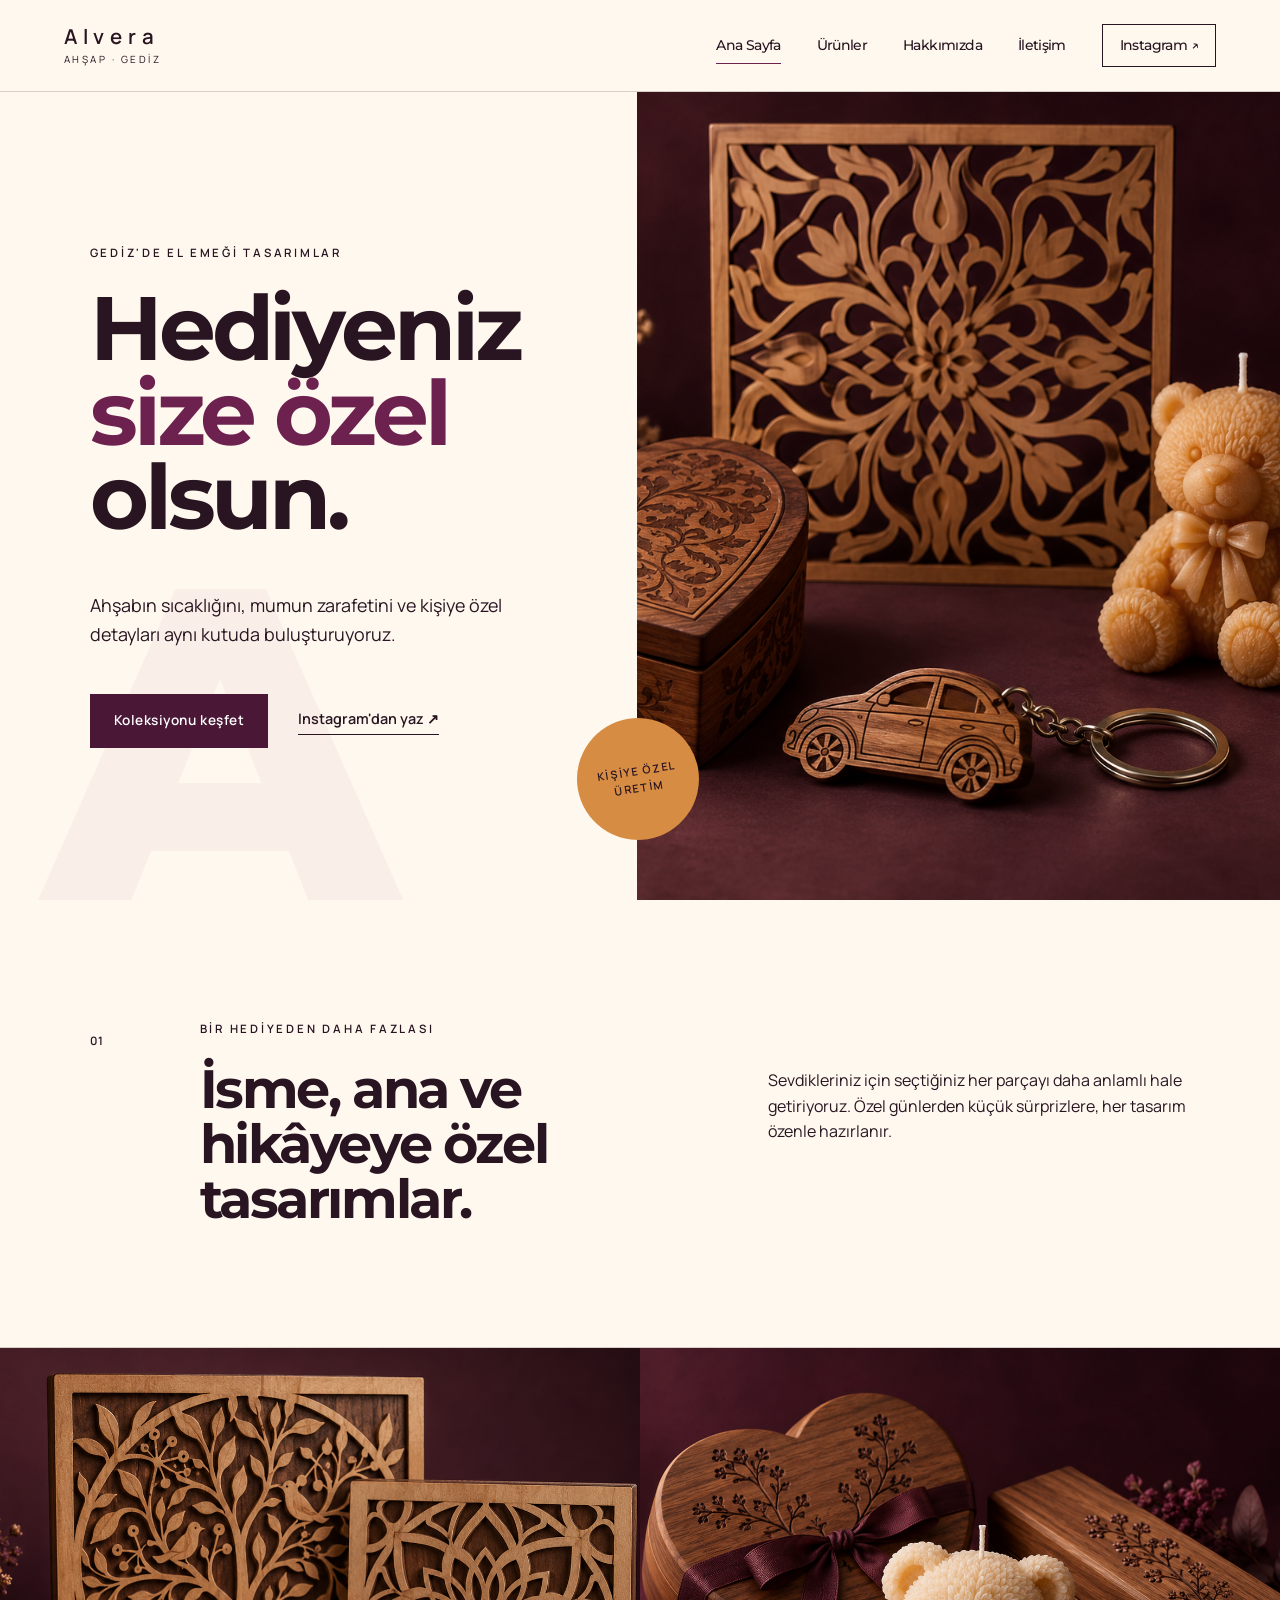
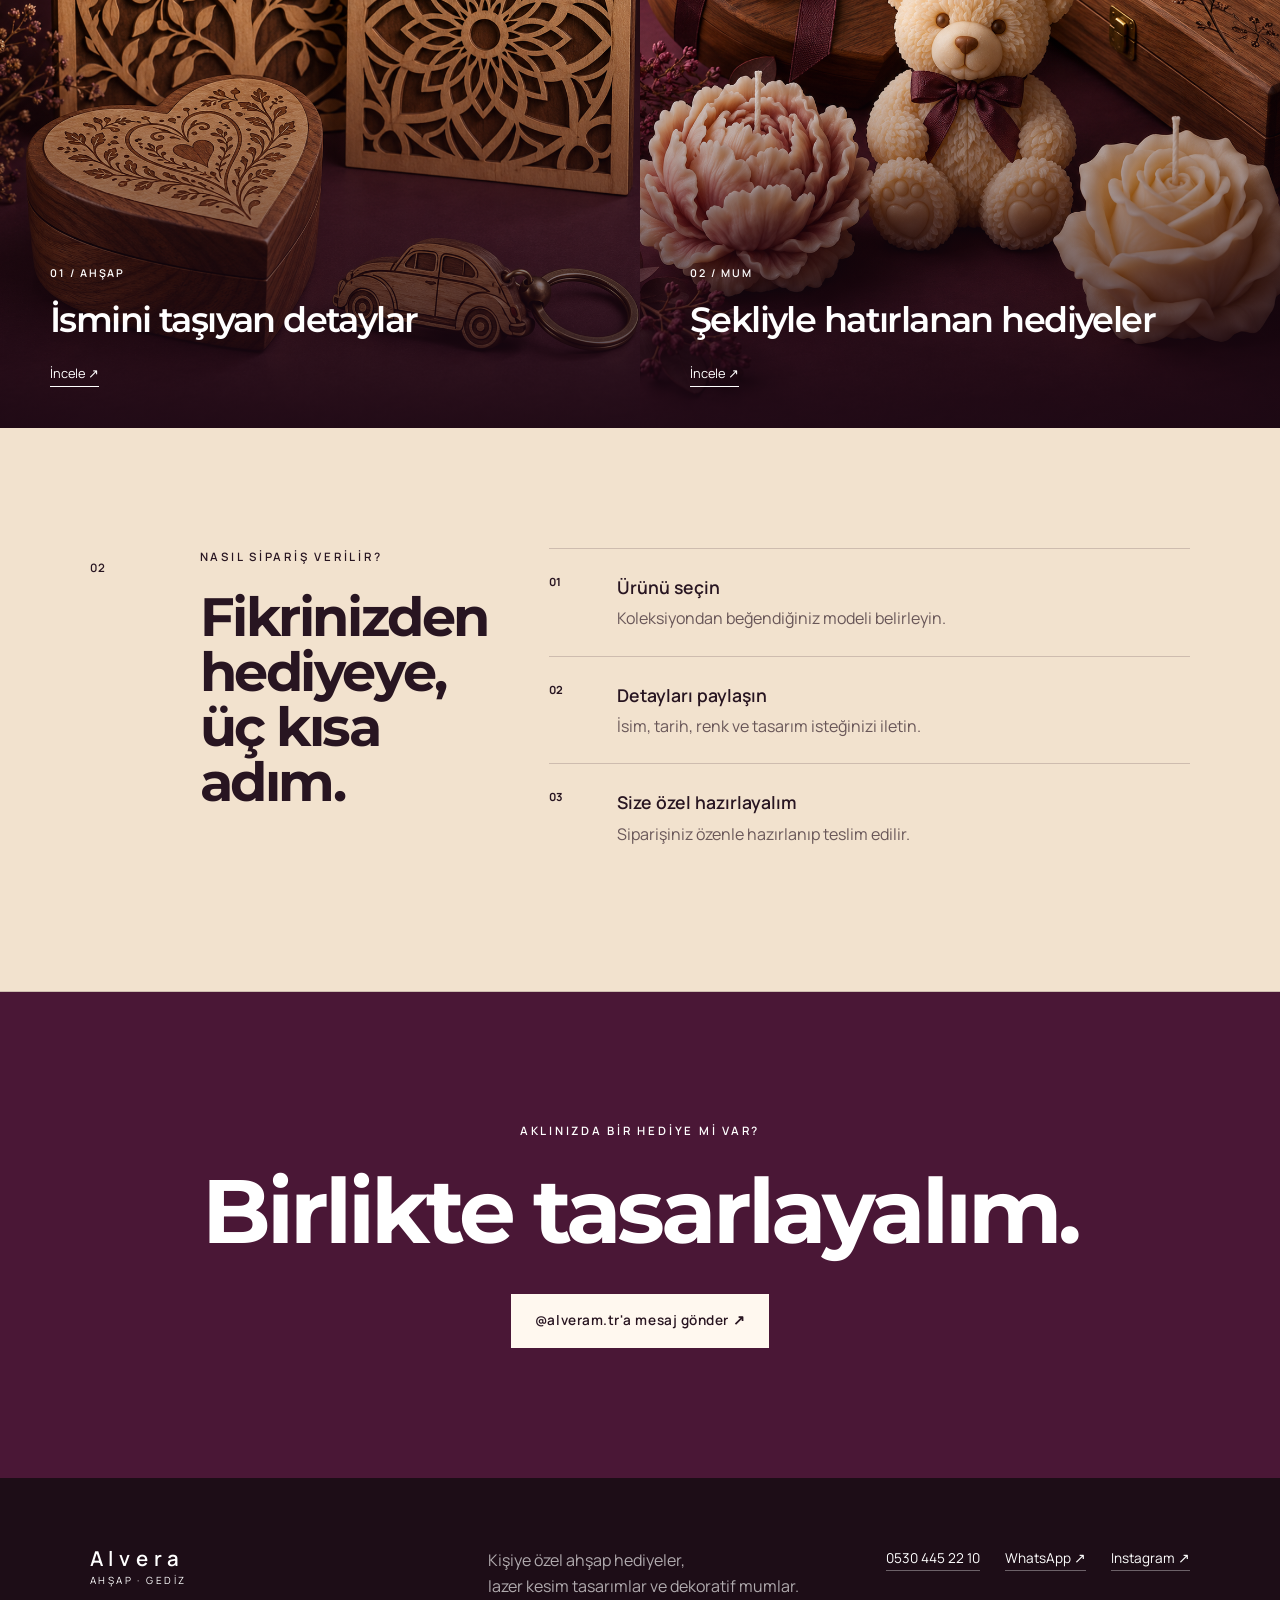
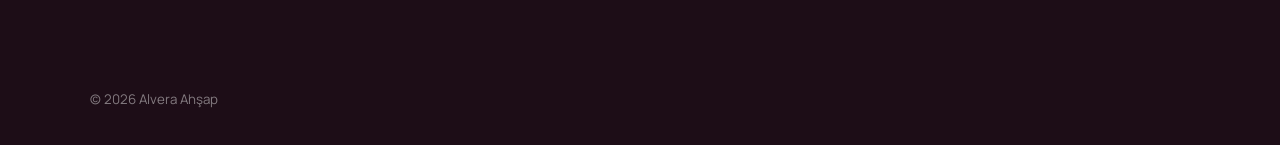
<file: index.html>
<!doctype html>
<html lang="tr"><head><meta charset="UTF-8"><meta name="viewport" content="width=device-width,initial-scale=1"><title>Alvera | Kişiye Özel Hediye, Takı ve Tasarım – Gediz</title><meta name="description" content="Alvera; Gediz ve Kütahya’da kişiye özel hediye, takı, ahşap tasarım, lazer kesim, dekoratif mum ve özel gün hediyeleri sunar."><meta name="keywords" content="Alvera, Alvera hediye, Alvera takı, Alvera Gediz, Alvera Kütahya, kişiye özel hediye, hediyelik eşya, takı, ahşap hediye, lazer kesim, dekoratif mum, kişiye özel tasarım"><meta name="robots" content="index, follow"><meta name="author" content="Alvera"><meta property="og:type" content="website"><meta property="og:locale" content="tr_TR"><meta property="og:site_name" content="Alvera"><meta property="og:title" content="Alvera | Kişiye Özel Hediye, Takı ve Tasarım – Gediz"><meta property="og:description" content="Alvera; Gediz ve Kütahya’da kişiye özel hediye, takı, ahşap tasarım, lazer kesim, dekoratif mum ve özel gün hediyeleri sunar."><meta name="twitter:card" content="summary_large_image"><meta name="twitter:title" content="Alvera | Kişiye Özel Hediye, Takı ve Tasarım – Gediz"><meta name="twitter:description" content="Alvera; Gediz ve Kütahya’da kişiye özel hediye, takı, ahşap tasarım, lazer kesim, dekoratif mum ve özel gün hediyeleri sunar."><link rel="icon" href="assets/favicon.svg"><link rel="stylesheet" href="assets/style.css"></head>
<body><div id="site-header"></div><main><section class="hero"><div class="hero-copy"><p class="eyebrow">GEDİZ'DE EL EMEĞİ TASARIMLAR</p><h1>Hediyeniz<br><em>size özel</em> olsun.</h1><p>Ahşabın sıcaklığını, mumun zarafetini ve kişiye özel detayları aynı kutuda buluşturuyoruz.</p><div class="hero-actions"><a class="button primary" href="urunler.html">Koleksiyonu keşfet</a><a class="text-link" href="https://www.instagram.com/alveram.tr/" target="_blank" rel="noopener">Instagram'dan yaz <span>↗</span></a></div></div><div class="hero-visual"><img src="assets/hero.jpg" alt="Alvera Ahşap kişiye özel hediye koleksiyonu"><span class="stamp">KİŞİYE ÖZEL<br>ÜRETİM</span></div></section><section class="intro"><p class="section-no">01</p><div><p class="eyebrow">BİR HEDİYEDEN DAHA FAZLASI</p><h2>İsme, ana ve hikâyeye özel tasarımlar.</h2></div><p>Sevdikleriniz için seçtiğiniz her parçayı daha anlamlı hale getiriyoruz. Özel günlerden küçük sürprizlere, her tasarım özenle hazırlanır.</p></section><section class="featured"><article class="feature-card wood"><img src="assets/wood.jpg" alt="Ahşap anahtarlık ve lazer kesim hediye tasarımları"><div><span>01 / AHŞAP</span><h3>İsmini taşıyan detaylar</h3><a href="urunler.html#ahsap">İncele ↗</a></div></article><article class="feature-card candle"><img src="assets/candles.jpg" alt="Ayıcık ve çiçek biçimli dekoratif mumlar"><div><span>02 / MUM</span><h3>Şekliyle hatırlanan hediyeler</h3><a href="urunler.html#mum">İncele ↗</a></div></article></section><section class="process"><p class="section-no">02</p><div><p class="eyebrow">NASIL SİPARİŞ VERİLİR?</p><h2>Fikrinizden hediyeye, üç kısa adım.</h2></div><ol><li><b>01</b><span>Ürünü seçin</span><p>Koleksiyondan beğendiğiniz modeli belirleyin.</p></li><li><b>02</b><span>Detayları paylaşın</span><p>İsim, tarih, renk ve tasarım isteğinizi iletin.</p></li><li><b>03</b><span>Size özel hazırlayalım</span><p>Siparişiniz özenle hazırlanıp teslim edilir.</p></li></ol></section><section class="cta"><p class="eyebrow">AKLINIZDA BİR HEDİYE Mİ VAR?</p><h2>Birlikte tasarlayalım.</h2><a class="button light" href="https://www.instagram.com/alveram.tr/" target="_blank" rel="noopener">@alveram.tr'a mesaj gönder ↗</a></section></main><div id="site-footer"></div><script src="assets/app.js"></script></body></html>
</file>
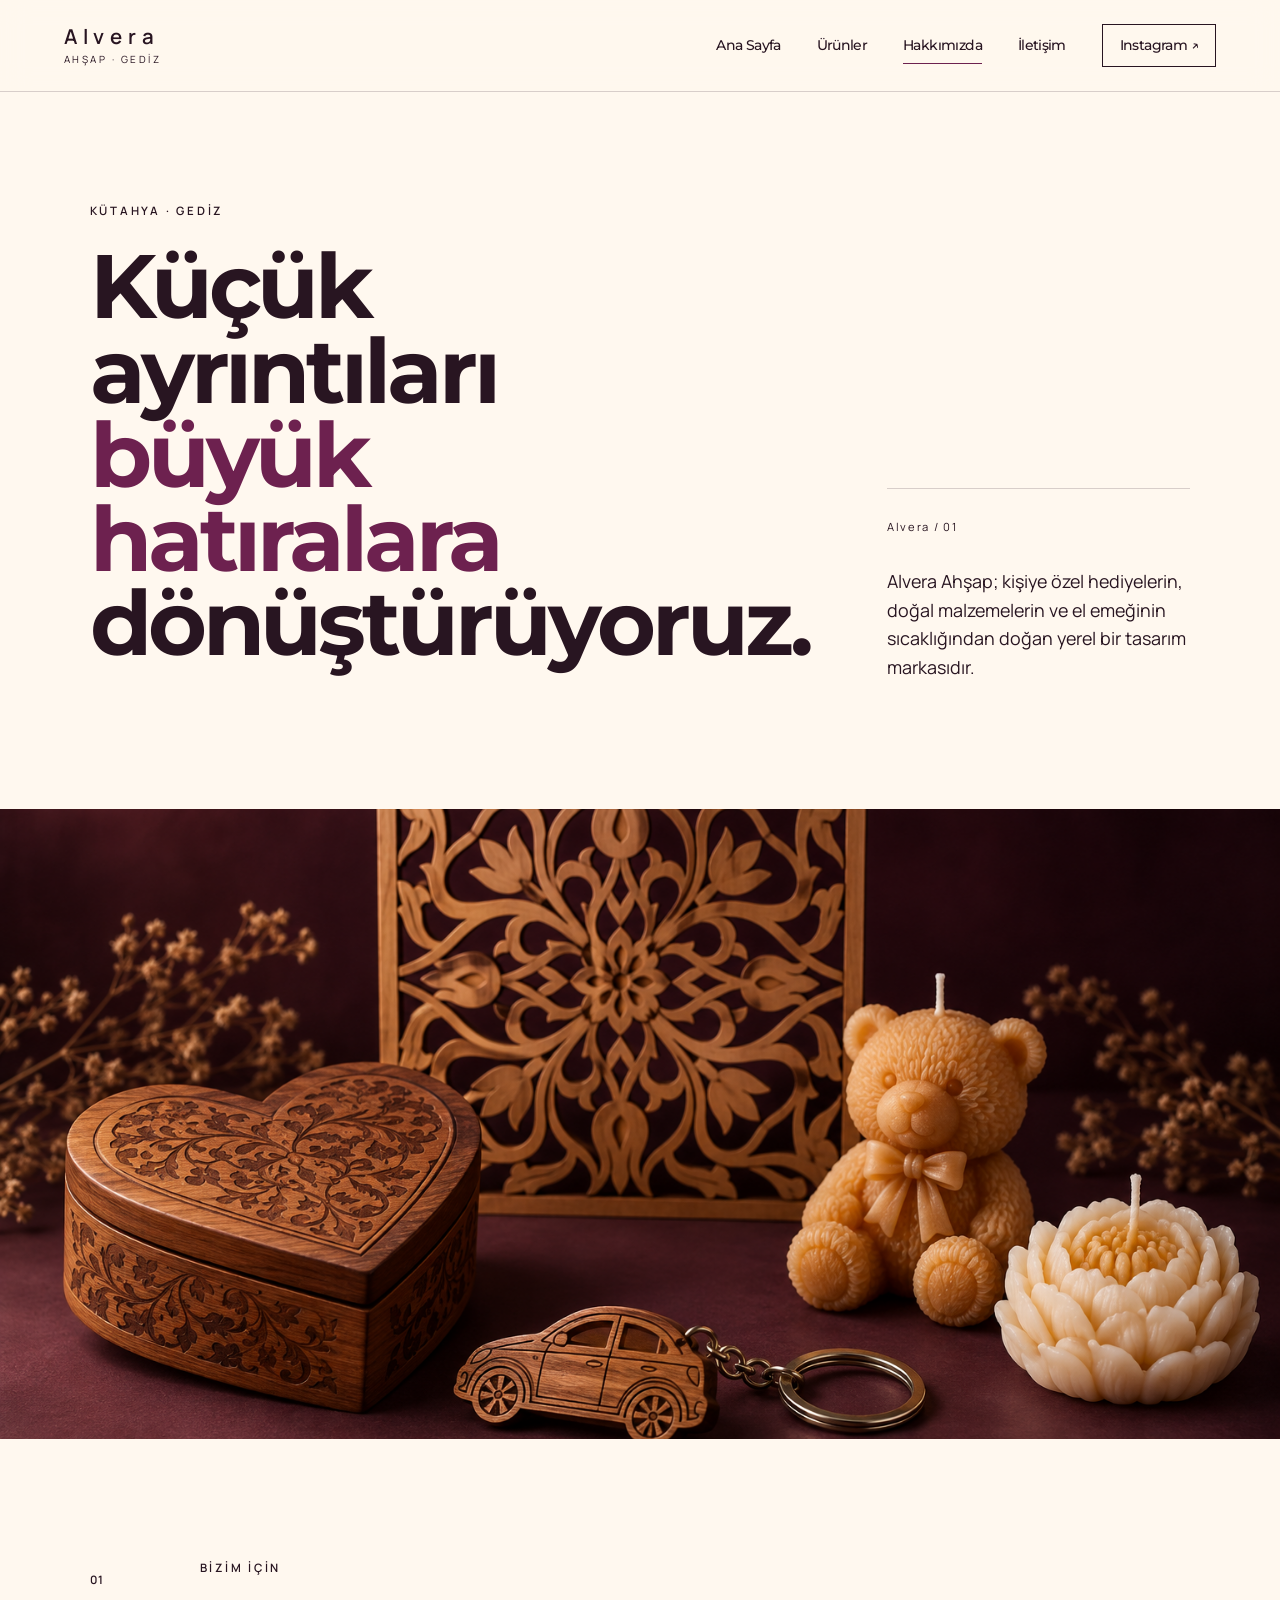
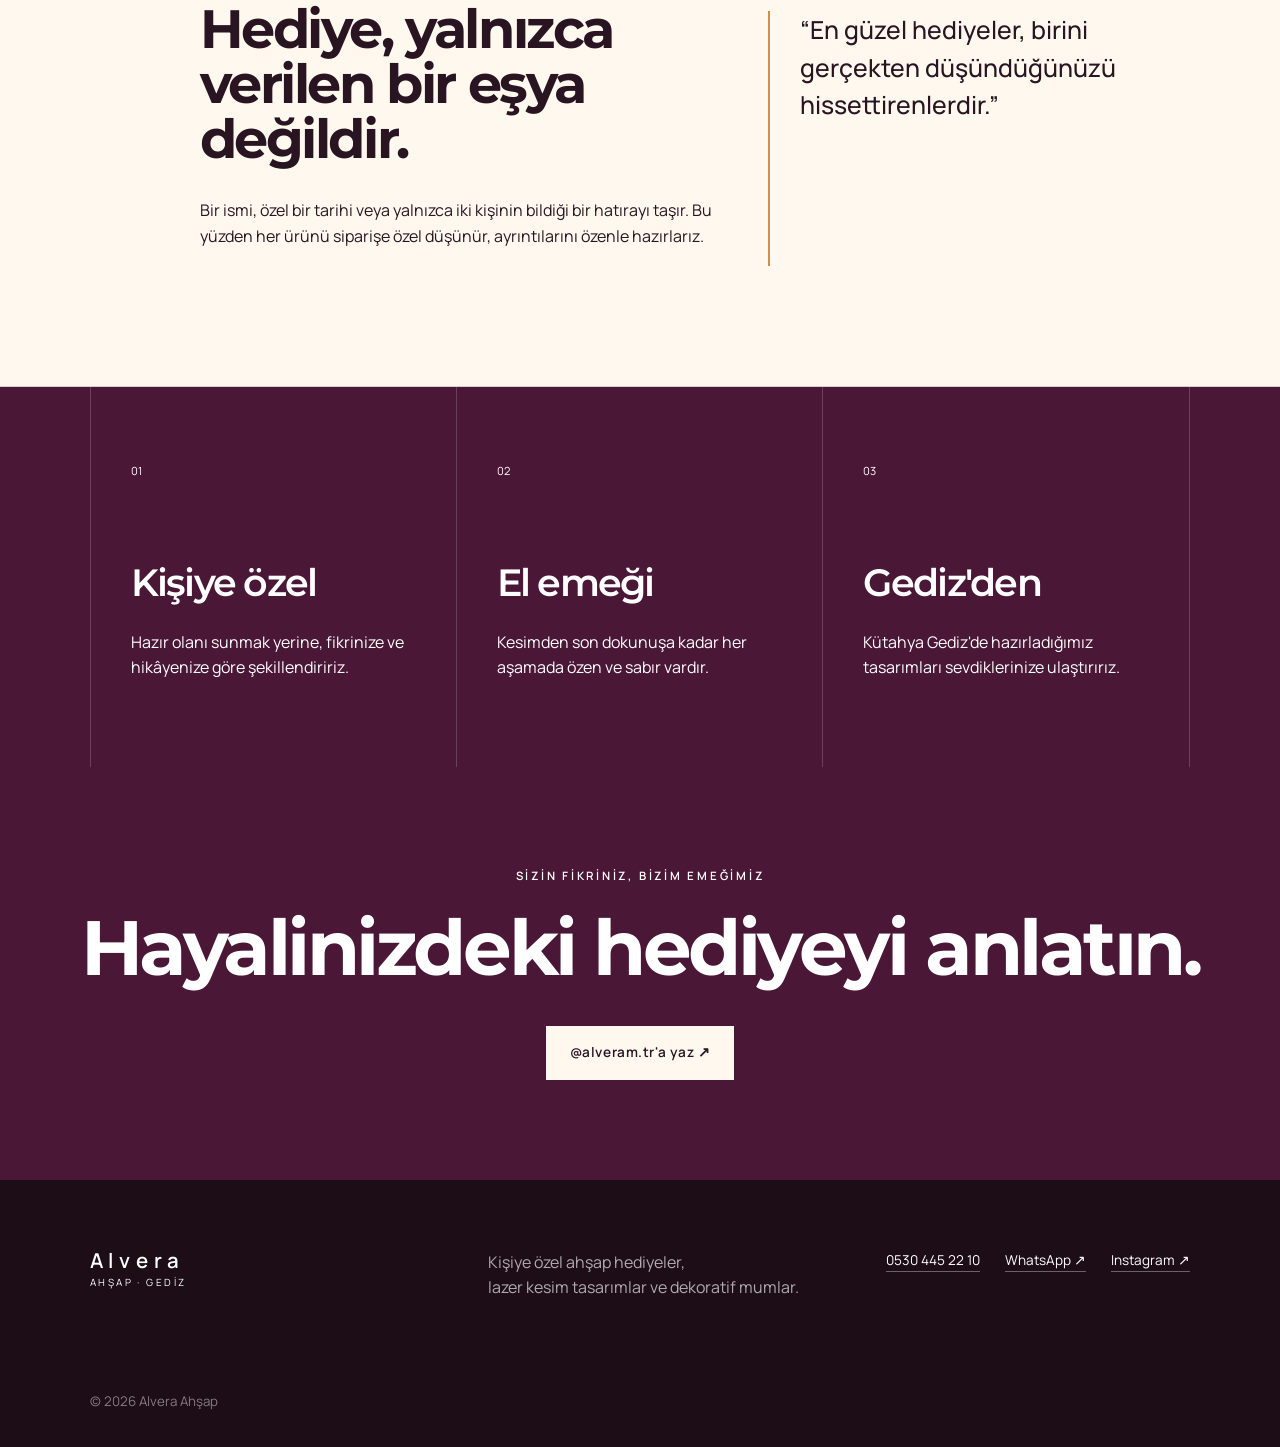
<file: hakkimizda.html>
<!doctype html>
<html lang="tr"><head><meta charset="UTF-8"><meta name="viewport" content="width=device-width,initial-scale=1"><title>Alvera Hakkımızda | Kişiye Özel Hediye ve Tasarım – Gediz</title><meta name="description" content="Alvera; Gediz, Kütahya’da kişiye özel hediye, takı, ahşap tasarım, lazer kesim ve dekoratif ürünler hazırlayan yerel tasarım markasıdır."><meta name="keywords" content="Alvera, Alvera hediye, Alvera takı, Alvera Gediz, Alvera Kütahya, kişiye özel hediye, hediyelik eşya, takı, ahşap hediye, lazer kesim, dekoratif mum, kişiye özel tasarım"><meta name="robots" content="index, follow"><meta name="author" content="Alvera"><meta property="og:type" content="website"><meta property="og:locale" content="tr_TR"><meta property="og:site_name" content="Alvera"><meta property="og:title" content="Alvera Hakkımızda | Kişiye Özel Hediye ve Tasarım – Gediz"><meta property="og:description" content="Alvera; Gediz, Kütahya’da kişiye özel hediye, takı, ahşap tasarım, lazer kesim ve dekoratif ürünler hazırlayan yerel tasarım markasıdır."><meta name="twitter:card" content="summary_large_image"><meta name="twitter:title" content="Alvera Hakkımızda | Kişiye Özel Hediye ve Tasarım – Gediz"><meta name="twitter:description" content="Alvera; Gediz, Kütahya’da kişiye özel hediye, takı, ahşap tasarım, lazer kesim ve dekoratif ürünler hazırlayan yerel tasarım markasıdır."><link rel="icon" href="assets/favicon.svg"><link rel="stylesheet" href="assets/style.css"></head>
<body><div id="site-header"></div><main class="page"><section class="about-hero"><div><p class="eyebrow">KÜTAHYA · GEDİZ</p><h1>Küçük ayrıntıları<br><em>büyük hatıralara</em><br>dönüştürüyoruz.</h1></div><div class="about-note"><span>Alvera / 01</span><p>Alvera Ahşap; kişiye özel hediyelerin, doğal malzemelerin ve el emeğinin sıcaklığından doğan yerel bir tasarım markasıdır.</p></div></section><section class="about-image"><img src="assets/hero.jpg" alt="Alvera Ahşap el emeği hediye koleksiyonu"></section><section class="manifesto"><p class="section-no">01</p><div><p class="eyebrow">BİZİM İÇİN</p><h2>Hediye, yalnızca verilen bir eşya değildir.</h2><p>Bir ismi, özel bir tarihi veya yalnızca iki kişinin bildiği bir hatırayı taşır. Bu yüzden her ürünü siparişe özel düşünür, ayrıntılarını özenle hazırlarız.</p></div><blockquote>“En güzel hediyeler, birini gerçekten düşündüğünüzü hissettirenlerdir.”</blockquote></section><section class="values"><article><span>01</span><h3>Kişiye özel</h3><p>Hazır olanı sunmak yerine, fikrinize ve hikâyenize göre şekillendiririz.</p></article><article><span>02</span><h3>El emeği</h3><p>Kesimden son dokunuşa kadar her aşamada özen ve sabır vardır.</p></article><article><span>03</span><h3>Gediz'den</h3><p>Kütahya Gediz'de hazırladığımız tasarımları sevdiklerinize ulaştırırız.</p></article></section><section class="cta compact"><p class="eyebrow">SİZİN FİKRİNİZ, BİZİM EMEĞİMİZ</p><h2>Hayalinizdeki hediyeyi anlatın.</h2><a class="button light" href="https://www.instagram.com/alveram.tr/" target="_blank" rel="noopener">@alveram.tr'a yaz ↗</a></section></main><div id="site-footer"></div><script src="assets/app.js"></script></body></html>
</file>
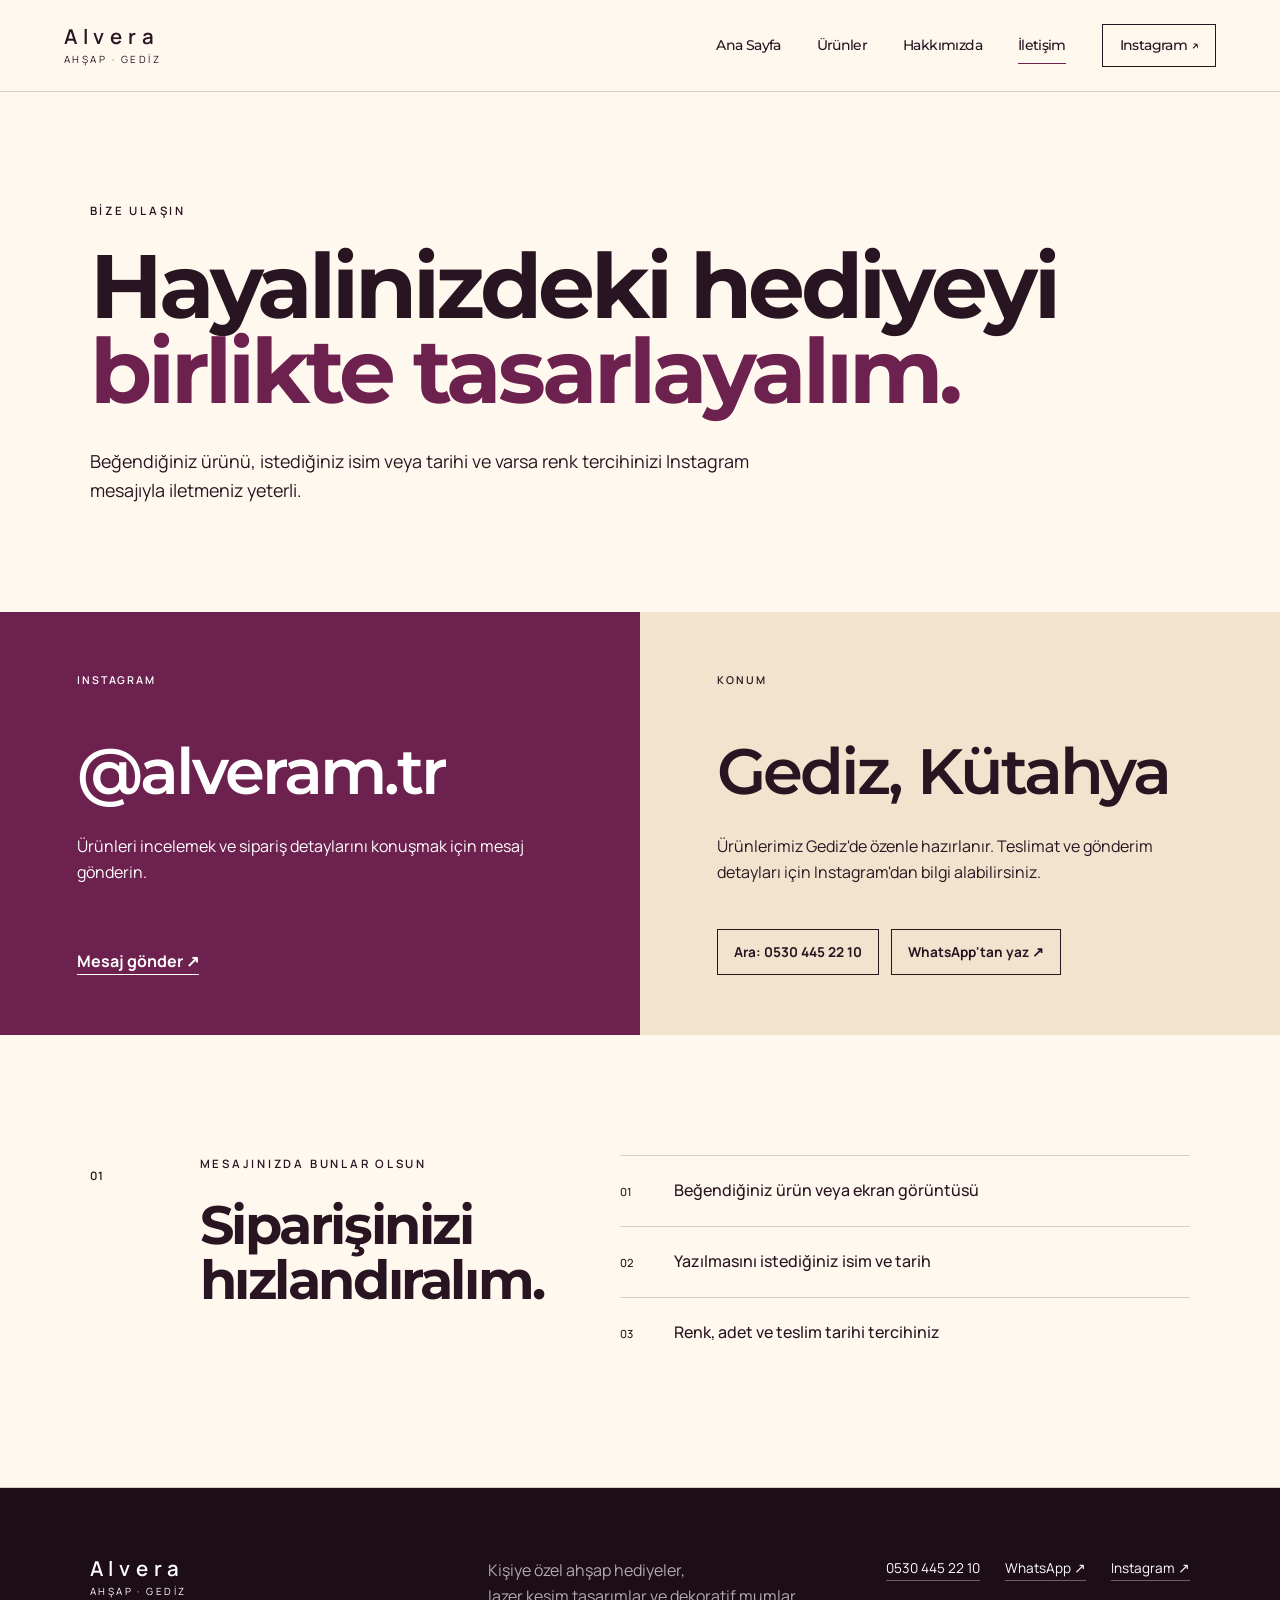
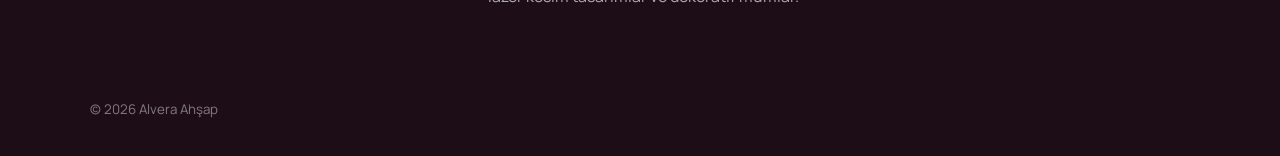
<file: iletisim.html>
<!doctype html>
<html lang="tr"><head><meta charset="UTF-8"><meta name="viewport" content="width=device-width,initial-scale=1"><title>Alvera İletişim | Hediye ve Kişiye Özel Tasarım – Gediz</title><meta name="description" content="Alvera ile iletişime geçin. Kişiye özel hediye, takı, ahşap tasarım ve dekoratif ürün siparişleri için Instagram @alveram.tr üzerinden bize ulaşın."><meta name="keywords" content="Alvera, Alvera hediye, Alvera takı, Alvera Gediz, Alvera Kütahya, kişiye özel hediye, hediyelik eşya, takı, ahşap hediye, lazer kesim, dekoratif mum, kişiye özel tasarım"><meta name="robots" content="index, follow"><meta name="author" content="Alvera"><meta property="og:type" content="website"><meta property="og:locale" content="tr_TR"><meta property="og:site_name" content="Alvera"><meta property="og:title" content="Alvera İletişim | Hediye ve Kişiye Özel Tasarım – Gediz"><meta property="og:description" content="Alvera ile iletişime geçin. Kişiye özel hediye, takı, ahşap tasarım ve dekoratif ürün siparişleri için Instagram @alveram.tr üzerinden bize ulaşın."><meta name="twitter:card" content="summary_large_image"><meta name="twitter:title" content="Alvera İletişim | Hediye ve Kişiye Özel Tasarım – Gediz"><meta name="twitter:description" content="Alvera ile iletişime geçin. Kişiye özel hediye, takı, ahşap tasarım ve dekoratif ürün siparişleri için Instagram @alveram.tr üzerinden bize ulaşın."><link rel="icon" href="assets/favicon.svg"><link rel="stylesheet" href="assets/style.css"></head>
<body><div id="site-header"></div><main class="page contact-page"><section class="contact-hero"><p class="eyebrow">BİZE ULAŞIN</p><h1>Hayalinizdeki hediyeyi<br><em>birlikte tasarlayalım.</em></h1><p>Beğendiğiniz ürünü, istediğiniz isim veya tarihi ve varsa renk tercihinizi Instagram mesajıyla iletmeniz yeterli.</p></section><section class="contact-grid"><a class="contact-card instagram" href="https://www.instagram.com/alveram.tr/" target="_blank" rel="noopener"><span>INSTAGRAM</span><h2>@alveram.tr</h2><p>Ürünleri incelemek ve sipariş detaylarını konuşmak için mesaj gönderin.</p><b>Mesaj gönder ↗</b></a><article class="contact-card location"><span>KONUM</span><h2>Gediz, Kütahya</h2><p>Ürünlerimiz Gediz'de özenle hazırlanır. Teslimat ve gönderim detayları için Instagram'dan bilgi alabilirsiniz.</p></article></section><section class="order-guide"><p class="section-no">01</p><div><p class="eyebrow">MESAJINIZDA BUNLAR OLSUN</p><h2>Siparişinizi hızlandıralım.</h2></div><ul><li><span>01</span>Beğendiğiniz ürün veya ekran görüntüsü</li><li><span>02</span>Yazılmasını istediğiniz isim ve tarih</li><li><span>03</span>Renk, adet ve teslim tarihi tercihiniz</li></ul></section></main><div id="site-footer"></div><script src="assets/app.js"></script></body></html>
</file>
<file: assets/style.css>
@import url('https://fonts.googleapis.com/css2?family=Manrope:wght@400;500;600;700&family=Montserrat:wght@600;700;800&display=swap');
:root{--ink:#281521;--plum:#4a1736;--berry:#6d214f;--rose:#e7a8b9;--cream:#fff8ef;--sand:#f2e2ce;--gold:#d68c42;--line:rgba(40,21,33,.18);--serif:'Montserrat',sans-serif;--sans:'Manrope',sans-serif}
*{box-sizing:border-box}html{scroll-behavior:smooth}body{margin:0;background:var(--cream);color:var(--ink);font-family:var(--sans);font-size:16px;line-height:1.6}body.menu-open{overflow:hidden}img{display:block;width:100%;height:100%;object-fit:cover}a{color:inherit;text-decoration:none}.nav{height:92px;padding:0 clamp(22px,5vw,76px);display:flex;align-items:center;justify-content:space-between;border-bottom:1px solid var(--line);position:relative;z-index:20;background:rgba(255,248,239,.94);backdrop-filter:blur(14px)}.brand{display:flex;flex-direction:column;line-height:1}.brand span{font-weight:600;font-size:1.28rem;letter-spacing:.28em}.brand small{font-size:.62rem;letter-spacing:.25em;margin-top:8px}.nav nav{display:flex;align-items:center;gap:clamp(18px,2.8vw,42px)}.nav nav a{font-size:.85rem;font-weight:500;position:relative}.nav nav a:not(.nav-cta)::after{content:'';position:absolute;left:0;right:100%;bottom:-8px;height:1px;background:var(--berry);transition:.3s}.nav nav a:hover::after,.nav nav a.active::after{right:0}.nav-cta{border:1px solid var(--ink);padding:10px 17px}.menu-toggle{display:none;border:0;background:none;width:44px;height:44px;padding:11px}.menu-toggle i{display:block;height:1px;background:var(--ink);margin:7px 0}.hero{min-height:calc(100vh - 92px);display:grid;grid-template-columns:46% 54%;padding-left:clamp(22px,7vw,110px);overflow:hidden}.hero-copy{display:flex;flex-direction:column;justify-content:center;padding:70px 8vw 70px 0;position:relative}.hero-copy:after{content:'A';position:absolute;font-family:var(--serif);font-style:italic;font-size:29rem;line-height:1;color:rgba(109,33,79,.045);z-index:-1;left:-4vw;bottom:-5rem}.eyebrow{font-size:.72rem;font-weight:600;letter-spacing:.24em;margin:0 0 24px}.hero h1,.page-head h1,.about-hero h1,.contact-hero h1{font-size:clamp(3.5rem,7vw,7rem);line-height:.9;letter-spacing:-.055em;margin:0 0 34px;font-weight:500}.hero h1 em,.page-head h1 em,.about-hero h1 em,.contact-hero h1 em{font-family:var(--serif);color:var(--berry);font-weight:500}.hero-copy>p:not(.eyebrow){max-width:520px;font-size:1.12rem}.hero-actions{display:flex;align-items:center;gap:30px;margin-top:28px}.button{display:inline-flex;justify-content:center;align-items:center;min-height:54px;padding:13px 24px;font-size:.85rem;font-weight:600;letter-spacing:.04em}.primary{background:var(--plum);color:white}.text-link{font-size:.9rem;font-weight:600;border-bottom:1px solid var(--ink);padding-bottom:4px}.hero-visual{position:relative;min-height:650px;background:var(--plum)}.hero-visual img{filter:saturate(.92)}.stamp{position:absolute;left:-60px;bottom:60px;width:122px;height:122px;border-radius:50%;background:var(--gold);display:flex;align-items:center;justify-content:center;text-align:center;font-size:.68rem;font-weight:600;letter-spacing:.16em;transform:rotate(-9deg)}.intro,.process,.manifesto,.order-guide{padding:120px clamp(22px,7vw,110px);display:grid;grid-template-columns:70px minmax(260px,1fr) minmax(280px,.8fr);gap:40px;border-bottom:1px solid var(--line)}.section-no{font-size:.72rem;font-weight:600;letter-spacing:.14em}.intro h2,.process h2,.catalog-title h2,.manifesto h2,.order-guide h2{font-family:var(--serif);font-size:clamp(2.2rem,4.2vw,4rem);font-style:italic;font-weight:500;line-height:1.08;margin:0}.intro>p:last-child{max-width:450px;margin-top:48px}.featured{display:grid;grid-template-columns:1fr 1fr}.feature-card{height:680px;position:relative;overflow:hidden}.feature-card:after{content:'';position:absolute;inset:40% 0 0;background:linear-gradient(transparent,rgba(28,8,20,.88))}.feature-card img{transition:transform .7s}.feature-card:hover img{transform:scale(1.035)}.feature-card>div{position:absolute;z-index:2;left:50px;right:50px;bottom:42px;color:white}.feature-card span,.contact-card>span{font-size:.67rem;letter-spacing:.18em;font-weight:600}.feature-card h3{font-family:var(--serif);font-size:2.2rem;font-style:italic;margin:7px 0 12px}.feature-card a{font-size:.8rem;border-bottom:1px solid currentColor;padding-bottom:4px}.process{background:var(--sand);grid-template-columns:70px .65fr 1.35fr}.process ol{list-style:none;padding:0;margin:0}.process li{display:grid;grid-template-columns:50px 1fr;column-gap:18px;padding:24px 0;border-top:1px solid var(--line)}.process li b{grid-row:1/3;font-size:.7rem}.process li span{font-weight:600;font-size:1.1rem}.process li p{margin:5px 0 0;color:rgba(40,21,33,.68)}.cta{padding:130px 22px;text-align:center;background:var(--plum);color:white}.cta h2{font-family:var(--serif);font-size:clamp(3rem,7vw,6.5rem);font-style:italic;font-weight:500;line-height:1;margin:0 0 38px}.light{background:var(--cream);color:var(--ink)}.page{overflow:hidden}.page-head{padding:110px clamp(22px,7vw,110px) 80px}.page-head>p:last-child{max-width:590px;font-size:1.1rem}.category-nav{position:sticky;top:0;z-index:12;display:flex;justify-content:center;gap:10px;padding:16px 22px;background:var(--plum);color:white}.category-nav a{padding:8px 18px;font-size:.8rem;border:1px solid rgba(255,255,255,.3)}.catalog-section{padding:110px clamp(22px,7vw,110px)}.catalog-section.alt{background:var(--sand)}.catalog-title{display:grid;grid-template-columns:70px 1fr;gap:40px;margin-bottom:58px}.product-grid{display:grid;grid-template-columns:repeat(3,1fr);border-top:1px solid var(--line);border-left:1px solid var(--line)}.product-card{min-height:330px;padding:35px;border-right:1px solid var(--line);border-bottom:1px solid var(--line);display:flex;flex-direction:column;justify-content:flex-end}.product-card.visual{padding:0;grid-row:span 2;min-height:660px}.product-card.visual.tall{grid-row:auto;min-height:430px}.product-card>span{font-size:.7rem;letter-spacing:.14em;margin-bottom:auto}.product-card h3{font-family:var(--serif);font-style:italic;font-weight:500;font-size:2rem;line-height:1.1;margin:30px 0 10px}.product-card p{margin:0;color:rgba(40,21,33,.68)}.compact{padding:100px 22px}.compact h2{font-size:clamp(2.7rem,6vw,5.5rem)}.about-hero{padding:110px clamp(22px,7vw,110px);display:grid;grid-template-columns:1.4fr .6fr;gap:7vw;align-items:end}.about-note{border-top:1px solid var(--line);padding-top:24px}.about-note span{font-size:.7rem;letter-spacing:.15em}.about-note p{font-size:1.12rem;margin-top:28px}.about-image{height:70vh;min-height:540px}.manifesto{grid-template-columns:70px 1fr .8fr}.manifesto>div>p:last-child{max-width:650px;margin-top:32px}.manifesto blockquote{font-family:var(--serif);font-size:2rem;font-style:italic;line-height:1.35;margin:52px 0 0;padding-left:30px;border-left:2px solid var(--gold)}.values{display:grid;grid-template-columns:repeat(3,1fr);background:var(--plum);color:white;padding:0 clamp(22px,7vw,110px)}.values article{padding:70px 40px;min-height:320px;border-right:1px solid rgba(255,255,255,.18)}.values article:first-child{border-left:1px solid rgba(255,255,255,.18)}.values span{font-size:.7rem}.values h3{font-family:var(--serif);font-style:italic;font-size:2.4rem;font-weight:500;margin:70px 0 12px}.contact-hero{padding:110px clamp(22px,7vw,110px) 90px}.contact-hero>p:last-child{max-width:670px;font-size:1.12rem}.contact-grid{display:grid;grid-template-columns:1fr 1fr}.contact-card{min-height:420px;padding:60px clamp(28px,6vw,90px);display:flex;flex-direction:column;align-items:flex-start}.contact-card.instagram{background:var(--berry);color:white}.contact-card.location{background:var(--sand)}.contact-card h2{font-family:var(--serif);font-size:clamp(2.7rem,5vw,5rem);font-style:italic;font-weight:500;margin:50px 0 15px;line-height:1}.contact-card p{max-width:480px}.contact-card b{margin-top:auto;border-bottom:1px solid currentColor}.order-guide{grid-template-columns:70px .8fr 1.2fr}.order-guide ul{list-style:none;margin:0;padding:0}.order-guide li{padding:22px 0;border-top:1px solid var(--line);font-weight:500}.order-guide li span{display:inline-block;width:54px;font-size:.7rem}footer{padding:70px clamp(22px,7vw,110px) 35px;background:#1d0d17;color:white;display:grid;grid-template-columns:1fr 1fr auto;gap:50px;align-items:start}.footer-brand{color:white}footer p{margin:0;color:rgba(255,255,255,.65)}footer>div:nth-child(3){display:flex;gap:25px}footer a{font-size:.85rem;border-bottom:1px solid rgba(255,255,255,.35)}footer>small{grid-column:1/-1;margin-top:40px;color:rgba(255,255,255,.45)}
@media(max-width:900px){.nav{height:76px}.nav nav{display:none;position:fixed;inset:76px 0 0;background:var(--cream);flex-direction:column;align-items:flex-start;padding:50px 28px;gap:28px}.nav nav.open{display:flex}.nav nav a{font-family:var(--serif);font-style:italic;font-size:2rem}.nav-cta{font-family:var(--sans)!important;font-style:normal!important;font-size:.85rem!important}.menu-toggle{display:block}.hero{grid-template-columns:1fr;padding:0}.hero-copy{padding:80px 24px}.hero-copy:after{font-size:18rem}.hero-visual{min-height:520px}.stamp{left:auto;right:20px;bottom:20px;width:102px;height:102px}.intro,.process,.manifesto,.order-guide{padding:80px 24px;grid-template-columns:45px 1fr}.intro>p:last-child,.process ol,.manifesto blockquote,.order-guide ul{grid-column:2}.featured{grid-template-columns:1fr}.feature-card{height:560px}.feature-card>div{left:26px;right:26px}.process{grid-template-columns:45px 1fr}.page-head,.about-hero,.contact-hero{padding:80px 24px 60px}.category-nav{justify-content:flex-start;overflow-x:auto}.category-nav a{white-space:nowrap}.catalog-section{padding:80px 24px}.product-grid{grid-template-columns:1fr 1fr}.product-card.visual{grid-row:auto;min-height:430px}.about-hero{grid-template-columns:1fr}.about-image{height:58vh}.values{grid-template-columns:1fr;padding:0 24px}.values article,.values article:first-child{border-left:1px solid rgba(255,255,255,.18);border-bottom:1px solid rgba(255,255,255,.18)}.contact-grid{grid-template-columns:1fr}.order-guide{grid-template-columns:45px 1fr}footer{grid-template-columns:1fr 1fr}.footer-brand{grid-column:1/-1}}
@media(max-width:580px){.brand span{font-size:1.05rem}.hero h1,.page-head h1,.about-hero h1,.contact-hero h1{font-size:3.3rem}.hero-actions{align-items:flex-start;flex-direction:column}.hero-visual{min-height:440px}.intro,.process,.manifesto,.order-guide{grid-template-columns:1fr;gap:20px}.intro>p:last-child,.process ol,.manifesto blockquote,.order-guide ul{grid-column:1}.section-no{margin-bottom:0}.feature-card{height:500px}.catalog-title{grid-template-columns:1fr;gap:12px}.product-grid{grid-template-columns:1fr}.product-card{min-height:270px}.contact-card{min-height:380px}.cta{padding:90px 22px}footer{grid-template-columns:1fr}footer>div:nth-child(3){flex-direction:column;align-items:flex-start;gap:12px}}
@media(prefers-reduced-motion:reduce){html{scroll-behavior:auto}.feature-card img{transition:none}}

/* Daha doğal, çağdaş marka tipografisi */
:root{--serif:'Montserrat',sans-serif;--sans:'Manrope',sans-serif}
.hero h1,.page-head h1,.about-hero h1,.contact-hero h1,.intro h2,.process h2,.catalog-title h2,.manifesto h2,.order-guide h2,.feature-card h3,.product-card h3,.values h3,.contact-card h2,.cta h2,.nav nav a{font-family:var(--serif);font-style:normal;letter-spacing:-.045em}
.hero h1,.page-head h1,.about-hero h1,.contact-hero h1{font-weight:700;line-height:.94}
.hero h1 em,.page-head h1 em,.about-hero h1 em,.contact-hero h1 em{font-family:inherit;font-style:normal;font-weight:700;color:var(--berry)}
.intro h2,.process h2,.catalog-title h2,.manifesto h2,.order-guide h2,.cta h2{font-weight:700;line-height:1.02}
.feature-card h3,.product-card h3,.values h3,.contact-card h2{font-weight:600}
.hero-copy:after{font-family:var(--serif);font-style:normal;font-weight:800}
.manifesto blockquote{font-family:var(--sans);font-style:normal;font-size:1.55rem;font-weight:500;line-height:1.5}
@media(max-width:900px){.nav nav a{font-family:var(--serif);font-style:normal;font-weight:700;letter-spacing:-.03em}.nav-cta{font-family:var(--sans)!important;font-style:normal!important;letter-spacing:0!important}}

/* Mobil menü: içerikten tamamen bağımsız, tam ekran katman */
@media(max-width:900px){
  .nav{position:relative;z-index:1000;background:var(--cream)}
  .nav nav{position:fixed;z-index:999;top:76px;right:0;bottom:0;left:0;width:100%;height:calc(100dvh - 76px);padding:42px 28px 32px;background:var(--cream);overflow-y:auto;overscroll-behavior:contain;align-items:flex-start;justify-content:flex-start;gap:0}
  .nav nav.open{display:flex}
  .nav nav a{display:block;width:100%;padding:18px 0;border-bottom:1px solid var(--line);font-size:clamp(1.55rem,7vw,2rem);line-height:1.15}
  .nav nav a:not(.nav-cta)::after{display:none}
  .nav nav .nav-cta{width:auto;margin-top:28px;padding:13px 18px;border:1px solid var(--ink);font-size:.9rem!important}
  .menu-toggle{position:relative;z-index:1001}
  .menu-toggle i{transition:transform .25s ease,opacity .2s ease}
  .menu-toggle[aria-expanded="true"] i:first-child{transform:translateY(4px) rotate(45deg)}
  .menu-toggle[aria-expanded="true"] i:last-child{transform:translateY(-4px) rotate(-45deg)}
  body.menu-open main,body.menu-open #site-footer{visibility:hidden}
}

/* Telefon ekranlarında taşma ve iletişim düzeni */
html,body{width:100%;max-width:100%;overflow-x:hidden}
body *{min-width:0}
img,svg{max-width:100%}
.contact-actions{display:flex;flex-wrap:wrap;gap:12px;margin-top:auto;padding-top:28px}
.contact-actions a{display:inline-flex;align-items:center;min-height:46px;padding:10px 16px;border:1px solid currentColor;font-size:.85rem;font-weight:700}
.cta-actions{display:flex;flex-wrap:wrap;justify-content:center;gap:14px}
.outline-light{color:white;border:1px solid rgba(255,255,255,.7)}
.simple-grid .product-card{min-height:300px}
@media(max-width:900px){
  .hero,.page,.catalog-section,.product-grid,.contact-grid,.about-hero,.intro,.process,.manifesto,.order-guide,footer{width:100%;max-width:100%}
  .hero-copy,.page-head,.catalog-section,.contact-hero,.about-hero,.contact-card,.product-card{overflow-wrap:anywhere}
  .category-nav{max-width:100vw;-webkit-overflow-scrolling:touch;scrollbar-width:none}
  .category-nav::-webkit-scrollbar{display:none}
  footer>div:nth-child(3){flex-wrap:wrap}
}
@media(max-width:580px){
  .hero h1,.page-head h1,.about-hero h1,.contact-hero h1{font-size:clamp(2.55rem,13vw,3.2rem);line-height:1}
  .intro h2,.process h2,.catalog-title h2,.manifesto h2,.order-guide h2,.cta h2{font-size:clamp(2rem,10vw,3rem)}
  .product-card h3,.values h3,.contact-card h2{font-size:clamp(1.65rem,8vw,2.3rem)}
  .hero-copy,.page-head,.catalog-section,.contact-hero,.about-hero{padding-left:20px;padding-right:20px}
  .hero-actions,.cta-actions,.contact-actions{width:100%}
  .hero-actions .button,.cta-actions .button,.contact-actions a{width:100%;justify-content:center;text-align:center}
  .product-grid,.contact-grid,.values{grid-template-columns:minmax(0,1fr)}
  .product-card.visual,.product-card.visual.tall{min-height:380px}
  footer{padding-left:22px;padding-right:22px}
  footer>div:nth-child(3){width:100%;flex-direction:column;align-items:flex-start}
}

/* Ürünler sayfası */
.products-hero{display:grid;grid-template-columns:minmax(0,1fr) minmax(420px,.82fr);min-height:720px;background:var(--cream)}
.products-hero-copy{display:flex;flex-direction:column;justify-content:center;padding:90px clamp(32px,7vw,110px)}
.products-hero h1{margin:0 0 34px;font-family:var(--serif);font-size:clamp(3.8rem,6.5vw,6.8rem);font-weight:700;letter-spacing:-.065em;line-height:.9}
.products-hero h1 span{color:var(--berry)}
.products-hero-copy>p:not(.eyebrow){max-width:590px;margin:0 0 30px;font-size:1.08rem}
.products-hero-copy .text-link{align-self:flex-start}
.products-hero-image{position:relative;min-height:620px;overflow:hidden;background:var(--plum)}
.products-hero-image img{transition:transform .7s ease}
.products-hero-image:hover img{transform:scale(1.025)}
.products-hero-image>span{position:absolute;right:30px;bottom:30px;display:flex;width:118px;height:118px;align-items:center;justify-content:center;border-radius:50%;background:var(--gold);font-size:.65rem;font-weight:700;letter-spacing:.14em;line-height:1.5;text-align:center;transform:rotate(7deg)}
.product-categories{top:0;gap:12px;padding:18px clamp(22px,7vw,110px);justify-content:flex-start}
.product-categories a{flex:0 0 auto;border-radius:999px;padding:9px 18px;background:rgba(255,255,255,.05);transition:background .2s,color .2s}
.product-categories a:hover{background:var(--cream);color:var(--plum)}
.collection{padding:110px clamp(22px,7vw,110px);scroll-margin-top:72px}
.collection-tinted{background:var(--sand)}
.collection-heading{display:grid;grid-template-columns:70px minmax(0,1fr);gap:28px;max-width:980px;margin-bottom:52px}
.collection-heading>span{padding-top:8px;font-size:.72rem;font-weight:700;letter-spacing:.14em}
.collection-heading .eyebrow{margin-bottom:18px}
.collection-heading h2{margin:0;font-family:var(--serif);font-size:clamp(2.5rem,4.5vw,4.8rem);font-weight:700;letter-spacing:-.055em;line-height:1}
.collection-layout{display:grid;grid-template-columns:minmax(0,1.1fr) minmax(320px,.9fr);gap:0;border:1px solid var(--line)}
.collection-layout.reverse{grid-template-columns:minmax(320px,.9fr) minmax(0,1.1fr)}
.collection-layout.reverse .collection-image{order:2}
.collection-image{position:relative;min-height:650px;margin:0;overflow:hidden;background:var(--plum)}
.collection-image img{transition:transform .6s ease}
.collection-image:hover img{transform:scale(1.025)}
.collection-image figcaption{position:absolute;left:20px;bottom:20px;padding:9px 13px;background:rgba(255,248,239,.92);font-size:.7rem;font-weight:600;letter-spacing:.04em}
.collection-image.wide-crop img{object-position:center}
.collection-cards{display:grid;grid-template-rows:repeat(3,1fr)}
.collection-cards.two-cards{grid-template-rows:repeat(2,1fr)}
.collection-cards article{display:grid;grid-template-columns:46px minmax(0,1fr);align-content:center;padding:34px clamp(26px,4vw,58px);border-bottom:1px solid var(--line)}
.collection-cards article:last-child{border-bottom:0}
.collection-cards article>span{grid-row:1/3;padding-top:7px;font-size:.68rem;font-weight:700;letter-spacing:.12em}
.collection-cards h3,.compact-products h3{margin:0 0 10px;font-family:var(--serif);font-size:clamp(1.45rem,2.4vw,2.15rem);font-weight:700;letter-spacing:-.04em;line-height:1.08}
.collection-cards p,.compact-products p{margin:0;color:rgba(40,21,33,.68)}
.collection-cards article.product-with-image{display:grid;grid-template-columns:minmax(130px,38%) minmax(0,1fr);align-content:stretch;padding:0;overflow:hidden}
.product-with-image>img{width:100%;height:100%;min-height:210px;object-fit:cover}
.product-with-image>div{display:flex;min-width:0;flex-direction:column;justify-content:center;padding:25px clamp(20px,3vw,42px)}
.product-with-image>div>span{margin-bottom:18px;font-size:.68rem;font-weight:700;letter-spacing:.12em}
.compact-products{display:grid;grid-template-columns:repeat(3,minmax(0,1fr));border-top:1px solid var(--line);border-left:1px solid var(--line)}
.compact-products article{display:flex;min-height:330px;flex-direction:column;justify-content:flex-end;padding:34px;border-right:1px solid var(--line);border-bottom:1px solid var(--line)}
.compact-products b{margin-bottom:auto;font-size:.68rem;letter-spacing:.12em}
.product-order{display:grid;grid-template-columns:minmax(0,1fr) auto;gap:60px;align-items:end;padding:100px clamp(22px,7vw,110px);background:var(--plum);color:white}
.product-order h2{max-width:820px;margin:0 0 24px;font-family:var(--serif);font-size:clamp(2.7rem,5vw,5.2rem);font-weight:700;letter-spacing:-.055em;line-height:1}
.product-order>div>p:last-child{max-width:650px;color:rgba(255,255,255,.72)}
.product-order-actions{display:flex;min-width:230px;flex-direction:column;gap:18px;align-items:stretch;text-align:center}
.product-order-actions>a:last-child{padding:12px;border-bottom:1px solid rgba(255,255,255,.55);font-weight:700}
.visual-catalog-grid{display:grid;grid-template-columns:repeat(3,minmax(0,1fr));gap:20px}
.visual-catalog-grid article{overflow:hidden;border:1px solid var(--line);background:var(--cream);transition:transform .25s ease,box-shadow .25s ease}
.visual-catalog-grid article{cursor:pointer}
.visual-catalog-grid article:hover,.visual-catalog-grid article:focus-visible{transform:translateY(-5px);box-shadow:0 18px 45px rgba(40,21,33,.12);outline:2px solid var(--berry);outline-offset:3px}
.visual-catalog-grid article>img{width:100%;aspect-ratio:1/1;object-fit:cover}
.visual-catalog-grid article>div{padding:25px 25px 28px}
.visual-catalog-grid article span{display:block;margin-bottom:18px;font-size:.68rem;font-weight:700;letter-spacing:.12em}
.visual-catalog-grid h3{margin:0 0 9px;font-family:var(--serif);font-size:clamp(1.4rem,2vw,2rem);font-weight:700;letter-spacing:-.04em;line-height:1.08}
.visual-catalog-grid p{margin:0;color:rgba(40,21,33,.68)}
.modal-open{overflow:hidden}
.product-modal{position:fixed;z-index:3000;inset:0;display:none;align-items:center;justify-content:center;padding:24px}
.product-modal.open{display:flex}
.product-modal-backdrop{position:absolute;inset:0;background:rgba(20,8,15,.82);backdrop-filter:blur(8px)}
.product-modal-panel{position:relative;z-index:1;display:grid;grid-template-columns:minmax(0,1.08fr) minmax(330px,.72fr);width:min(1080px,100%);max-height:calc(100dvh - 48px);overflow:auto;background:var(--cream);box-shadow:0 28px 90px rgba(0,0,0,.4)}
.product-modal-close{position:absolute;z-index:3;top:16px;right:16px;display:grid;width:46px;height:46px;padding:0;place-items:center;border:0;border-radius:50%;background:var(--ink);color:white;font:300 2rem/1 var(--sans);cursor:pointer}
.product-modal-close:hover{background:var(--berry)}
.product-modal-image{min-height:590px;background:var(--plum)}
.product-modal-image img{width:100%;height:100%;object-fit:cover}
.product-modal-content{display:flex;flex-direction:column;justify-content:center;padding:70px 48px}
.product-modal-no{margin-bottom:24px;font-size:.72rem;font-weight:700;letter-spacing:.16em}
.product-modal-content h2{margin:0 0 20px;font-family:var(--serif);font-size:clamp(2.3rem,4vw,4rem);font-weight:700;letter-spacing:-.05em;line-height:1}
.product-modal-content p{margin:0 0 34px;color:rgba(40,21,33,.7);font-size:1.05rem}
.product-modal-content .button{align-self:flex-start}
@media(max-width:900px){
  .products-hero{grid-template-columns:1fr;min-height:auto}
  .products-hero-copy{padding:76px 24px 64px}
  .products-hero h1{font-size:clamp(3rem,11vw,5rem)}
  .products-hero-image{min-height:520px}
  .product-categories{position:sticky;top:0;z-index:50;display:flex;flex-wrap:nowrap;gap:8px;overflow-x:auto;padding:14px 18px}
  .product-categories a{flex:0 0 auto;width:auto;padding:9px 15px;font-size:.78rem}
  .collection{padding:76px 22px}
  .collection-layout,.collection-layout.reverse{grid-template-columns:1fr}
  .collection-layout.reverse .collection-image{order:0}
  .collection-image{min-height:520px}
  .compact-products{grid-template-columns:1fr}
  .compact-products article{min-height:240px}
  .product-order{grid-template-columns:1fr;align-items:start}
  .product-order-actions{min-width:0;max-width:360px}
  .visual-catalog-grid{grid-template-columns:repeat(2,minmax(0,1fr))}
  .product-modal-panel{grid-template-columns:1fr;max-width:680px}
  .product-modal-image{min-height:420px;max-height:52vh}
  .product-modal-content{padding:38px 32px 42px}
}
@media(max-width:580px){
  .products-hero-copy{padding:62px 20px 52px}
  .products-hero h1{font-size:clamp(2.75rem,13vw,3.8rem);line-height:.95}
  .products-hero-copy>p:not(.eyebrow){font-size:1rem}
  .products-hero-image{min-height:390px}
  .products-hero-image>span{right:18px;bottom:18px;width:92px;height:92px;font-size:.55rem}
  .collection{padding:64px 18px}
  .collection-heading{grid-template-columns:1fr;gap:8px;margin-bottom:30px}
  .collection-heading>span{padding:0}
  .collection-heading h2{font-size:clamp(2rem,10vw,2.75rem)}
  .collection-image{min-height:350px}
  .collection-image figcaption{right:12px;bottom:12px;left:12px;text-align:center}
  .collection-cards{grid-template-rows:none}
  .collection-cards.two-cards{grid-template-rows:none}
  .collection-cards article{grid-template-columns:36px minmax(0,1fr);padding:26px 20px}
  .collection-cards article>span{padding-top:4px}
  .collection-cards article.product-with-image{grid-template-columns:115px minmax(0,1fr);padding:0}
  .product-with-image>img{min-height:190px}
  .product-with-image>div{padding:20px 16px}
  .product-with-image>div>span{margin-bottom:12px}
  .product-with-image p{font-size:.88rem;line-height:1.5}
  .collection-cards h3,.compact-products h3{font-size:1.5rem}
  .compact-products article{min-height:0;padding:26px 22px}
  .compact-products b{margin:0 0 34px}
  .product-order{gap:36px;padding:72px 20px}
  .product-order h2{font-size:clamp(2.2rem,11vw,3rem)}
  .product-order-actions{width:100%;max-width:none}
  .visual-catalog-grid{grid-template-columns:1fr;gap:16px}
  .visual-catalog-grid article{display:grid;grid-template-columns:42% minmax(0,1fr)}
  .visual-catalog-grid article>img{height:100%;aspect-ratio:auto;min-height:185px}
  .visual-catalog-grid article>div{display:flex;flex-direction:column;justify-content:center;padding:19px 16px}
  .visual-catalog-grid article span{margin-bottom:11px}
  .visual-catalog-grid h3{font-size:1.3rem}
  .visual-catalog-grid p{font-size:.86rem;line-height:1.45}
  .product-modal{padding:12px}
  .product-modal-panel{max-height:calc(100dvh - 24px)}
  .product-modal-image{min-height:0;height:46vh;max-height:430px}
  .product-modal-content{padding:28px 22px 30px}
  .product-modal-content h2{font-size:2rem}
  .product-modal-content p{margin-bottom:24px;font-size:.95rem}
  .product-modal-content .button{width:100%;text-align:center}
  .product-modal-close{top:10px;right:10px;width:42px;height:42px}
}
</file>
